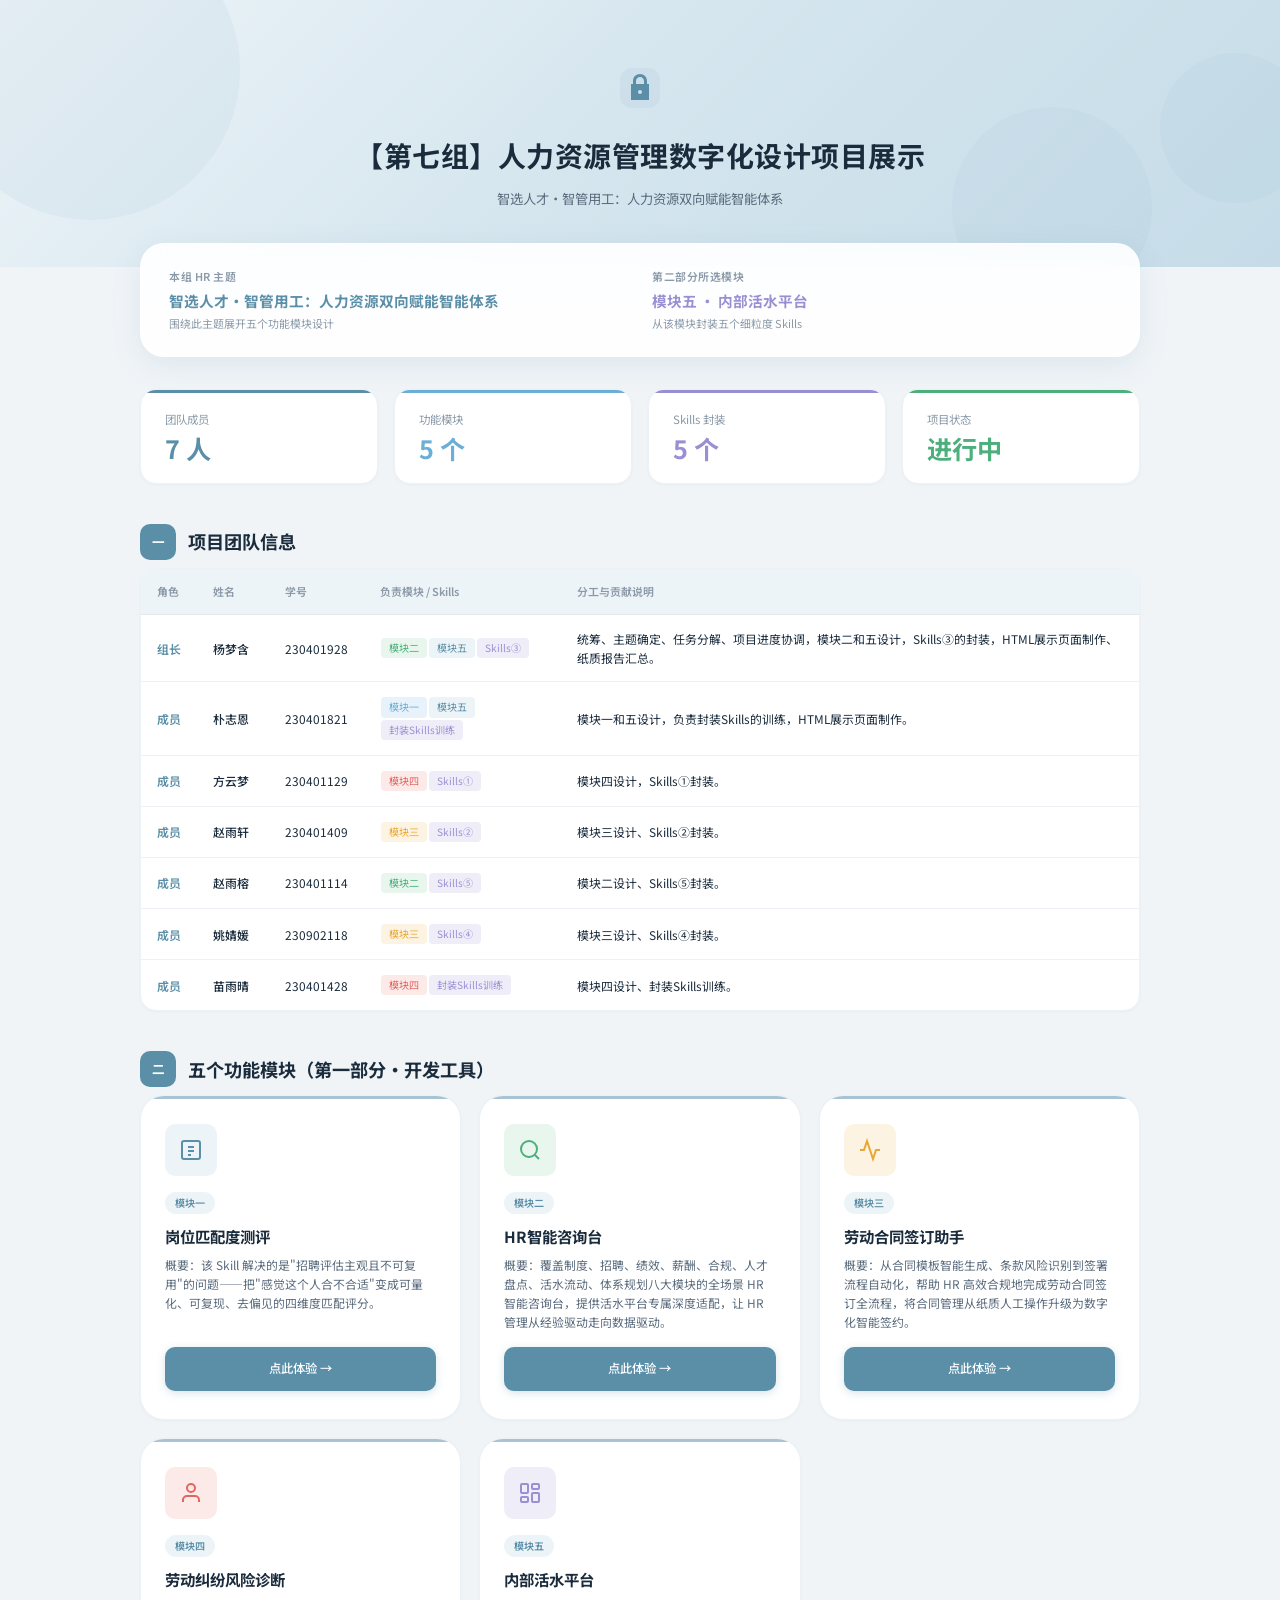
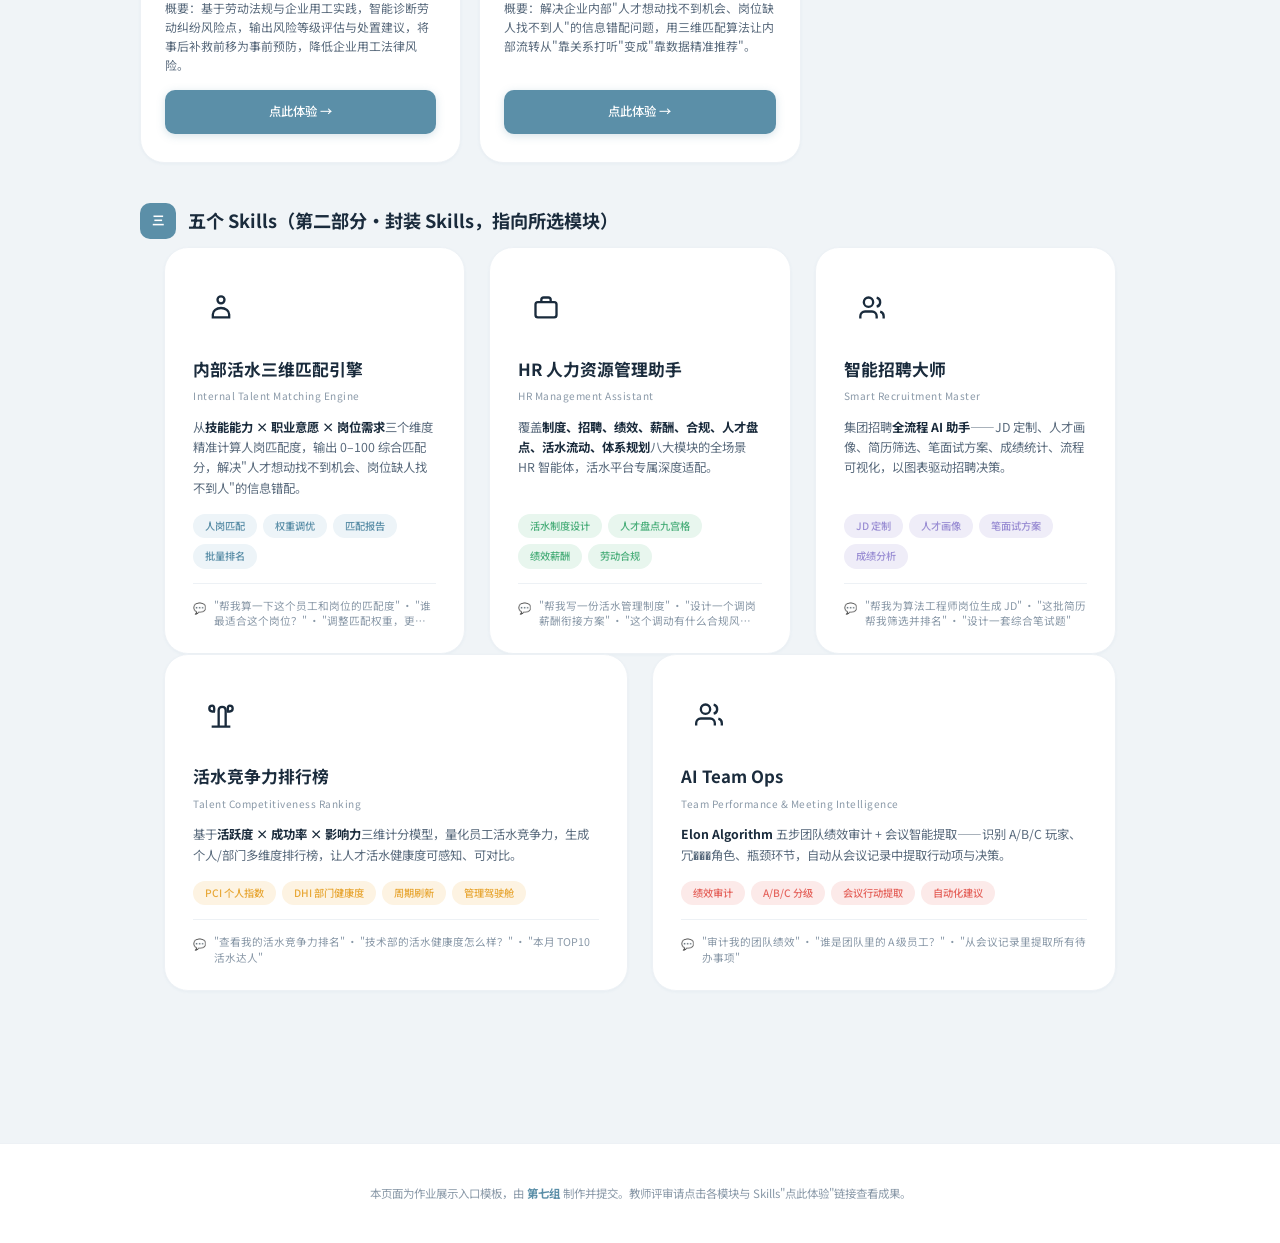
<file: index.html>
<!DOCTYPE html>
<html lang="zh-CN">
<head>
  <meta charset="UTF-8">
  <meta name="viewport" content="width=device-width, initial-scale=1.0">
  <title>智选人才·智管用工：人力资源双向赋能智能体系 | 第七组</title>
  <link rel="preconnect" href="https://fonts.googleapis.com">
  <link href="https://fonts.googleapis.com/css2?family=Noto+Sans+SC:wght@300;400;500;600;700&display=swap" rel="stylesheet">
  <style>
    /* ===================== CSS 变量（沿用活水平台色系） ===================== */
    :root {
      --primary: #A8C4D4;
      --primary-dark: #7FA8BE;
      --primary-darker: #5B8FA8;
      --primary-light: #D4E5EE;
      --primary-lighter: #EDF4F8;
      --primary-bg: #F5F9FB;
      --success: #4CAF7C;
      --success-light: #E8F6EE;
      --warning: #E8A838;
      --warning-light: #FDF3E2;
      --danger: #E5655E;
      --danger-light: #FCEAE9;
      --info: #6BAED6;
      --info-light: #E8F2FA;
      --purple: #9B8FD4;
      --purple-light: #EFEDF8;
      --text-primary: #1A2B3C;
      --text-secondary: #5A6B7D;
      --text-muted: #8A99A8;
      --text-white: #FFFFFF;
      --border: #E2E8ED;
      --border-light: #EDF1F5;
      --bg-body: #F0F4F7;
      --bg-card: #FFFFFF;
      --bg-hover: #F5F9FB;
      --shadow-sm: 0 1px 3px rgba(91, 143, 168, 0.06);
      --shadow-md: 0 4px 12px rgba(91, 143, 168, 0.08);
      --shadow-lg: 0 8px 30px rgba(91, 143, 168, 0.12);
      --radius-sm: 6px;
      --radius-md: 10px;
      --radius-lg: 16px;
      --radius-xl: 24px;
      --transition: 0.25s cubic-bezier(0.4, 0, 0.2, 1);
    }

    /* ===================== 基础重置 ===================== */
    *, *::before, *::after { box-sizing: border-box; margin: 0; padding: 0; }
    html { font-size: 14px; scroll-behavior: smooth; }
    body {
      font-family: 'Noto Sans SC', -apple-system, BlinkMacSystemFont, 'Segoe UI', sans-serif;
      background: var(--bg-body); color: var(--text-primary); line-height: 1.6;
      -webkit-font-smoothing: antialiased;
    }
    ::-webkit-scrollbar { width: 6px; height: 6px; }
    ::-webkit-scrollbar-track { background: transparent; }
    ::-webkit-scrollbar-thumb { background: var(--primary); border-radius: 3px; }
    ::-webkit-scrollbar-thumb:hover { background: var(--primary-dark); }
    a { text-decoration: none; color: inherit; }

    /* ===================== Hero 区域（登录页风格渐变 + 浮动装饰） ===================== */
    .hero {
      position: relative; overflow: hidden;
      background: linear-gradient(135deg, #EDF4F8 0%, #D4E5EE 50%, #C5DCE8 100%);
      padding: 64px 24px 56px; text-align: center;
    }
    .hero-shapes { position: absolute; inset: 0; pointer-events: none; }
    .hero-shapes .shape { position: absolute; border-radius: 50%; background: rgba(168, 196, 212, 0.15); animation: floatShape 8s ease-in-out infinite; }
    .shape-1 { width: 300px; height: 300px; top: -80px; left: -60px; }
    .shape-2 { width: 200px; height: 200px; bottom: -40px; right: 10%; animation-delay: 2s; }
    .shape-3 { width: 150px; height: 150px; top: 20%; right: -30px; animation-delay: 4s; }
    @keyframes floatShape { 0%,100% { transform: translateY(0) scale(1); } 50% { transform: translateY(-30px) scale(1.05); } }
    @keyframes fadeInUp { from { opacity: 0; transform: translateY(20px); } to { opacity: 1; transform: translateY(0); } }

    .hero-content { position: relative; z-index: 1; max-width: 800px; margin: 0 auto; animation: fadeInUp 0.6s cubic-bezier(0.16,1,0.3,1); }
    .hero-icon { margin-bottom: 16px; }
    .hero h1 { font-size: 2rem; font-weight: 700; color: var(--text-primary); letter-spacing: 0.5px; }
    .hero-subtitle { font-size: 0.95rem; color: var(--text-secondary); margin-top: 10px; line-height: 1.7; max-width: 640px; margin-left: auto; margin-right: auto; }

    /* ===================== 主题 Banner（毛玻璃卡片） ===================== */
    .banner-wrap { max-width: 1040px; margin: -24px auto 0; padding: 0 20px; position: relative; z-index: 10; }
    .banner {
      background: rgba(255,255,255,0.9); backdrop-filter: blur(20px) saturate(180%);
      border: 1px solid rgba(255,255,255,0.6); border-radius: var(--radius-xl);
      padding: 24px 28px; box-shadow: var(--shadow-lg);
      display: flex; gap: 24px; flex-wrap: wrap; align-items: flex-start;
    }
    .banner-item { flex: 1; min-width: 260px; }
    .banner-label { font-size: 0.78rem; font-weight: 600; color: var(--text-muted); text-transform: uppercase; letter-spacing: 0.5px; margin-bottom: 4px; }
    .banner-value { font-size: 1.05rem; font-weight: 700; }
    .banner-value.theme { color: var(--primary-darker); }
    .banner-value.module { color: var(--purple); }
    .banner-note { font-size: 0.78rem; color: var(--text-muted); margin-top: 2px; }

    /* ===================== 内容区域 ===================== */
    .wrap { max-width: 1040px; margin: 0 auto; padding: 32px 20px 40px; }

    /* 章节标题 */
    .section-title {
      display: flex; align-items: center; gap: 12px; margin: 40px 0 8px;
      font-size: 1.3rem; font-weight: 700; color: var(--text-primary);
    }
    .section-title .num {
      width: 36px; height: 36px; border-radius: var(--radius-md);
      background: var(--primary-darker); color: #fff;
      display: flex; align-items: center; justify-content: center;
      font-size: 0.9rem; font-weight: 700; flex-shrink: 0;
    }
    .section-desc { font-size: 0.88rem; color: var(--text-muted); margin-bottom: 8px; padding-left: 48px; }

    /* 提示条 */
    .hint {
      background: var(--warning-light); border: 1px solid rgba(232,168,56,0.2);
      color: #7a5b00; padding: 10px 16px; border-radius: var(--radius-md);
      font-size: 0.82rem; margin-bottom: 18px; display: flex; align-items: flex-start; gap: 8px;
    }
    .hint svg { flex-shrink: 0; margin-top: 2px; color: var(--warning); }

    /* ===================== 数据表格 ===================== */
    .table-wrap {
      background: var(--bg-card); border-radius: var(--radius-lg);
      box-shadow: var(--shadow-sm); border: 1px solid var(--border-light);
      overflow: hidden; overflow-x: auto;
    }
    .data-table { width: 100%; border-collapse: collapse; min-width: 800px; }
    .data-table th {
      padding: 14px 16px; text-align: left; font-size: 0.78rem; font-weight: 600;
      color: var(--text-muted); background: var(--primary-lighter);
      border-bottom: 1px solid var(--border); white-space: nowrap;
    }
    .data-table td {
      padding: 14px 16px; font-size: 0.85rem; border-bottom: 1px solid var(--border-light);
    }
    .data-table tbody tr { transition: var(--transition); }
    .data-table tbody tr:hover { background: var(--bg-hover); }
    .data-table tbody tr:last-child td { border-bottom: none; }
    .cell-role { font-weight: 600; color: var(--primary-darker); white-space: nowrap; min-width: 48px; }
    .cell-name { font-weight: 500; white-space: nowrap; min-width: 72px; }
    .cell-module { font-size: 0.8rem; }
    .cell-module .tag { display: inline-block; padding: 2px 8px; border-radius: 4px; font-size: 0.72rem; margin: 1px; }

    /* ===================== 卡片网格 ===================== */
    .grid {
      display: grid; grid-template-columns: repeat(auto-fill, minmax(300px, 1fr));
      gap: 18px; margin-bottom: 8px;
    }

    /* 功能模块卡片 */
    .module-card {
      background: var(--bg-card); border-radius: var(--radius-xl); padding: 28px 24px;
      box-shadow: var(--shadow-sm); border: 1px solid var(--border-light);
      transition: var(--transition); display: flex; flex-direction: column;
      position: relative; overflow: hidden;
    }
    .module-card::before {
      content: ''; position: absolute; top: 0; left: 0; right: 0; height: 3px;
      background: var(--primary);
    }
    .module-card:hover {
      box-shadow: var(--shadow-lg); transform: translateY(-4px);
      border-color: var(--primary);
    }
    .module-card-icon {
      width: 52px; height: 52px; border-radius: var(--radius-md);
      display: flex; align-items: center; justify-content: center;
      margin-bottom: 16px; font-size: 1.3rem;
    }
    .module-card .tag {
      display: inline-block; background: var(--primary-lighter);
      color: var(--primary-darker); font-size: 0.72rem; font-weight: 600;
      padding: 3px 10px; border-radius: 20px; margin-bottom: 10px; width: fit-content;
    }
    .module-card h3 { font-size: 1.1rem; font-weight: 700; color: var(--text-primary); margin-bottom: 6px; }
    .module-card p { font-size: 0.85rem; color: var(--text-secondary); flex: 1; line-height: 1.6; }
    .module-card .btn { margin-top: 16px; }

    /* ===================== Skills 展示区（新版） ===================== */
    .skills-showcase { max-width: 1200px; margin: 0 auto; padding: 0 24px 72px; }
    .skills-tier { margin-bottom: 48px; }
    .tier-label { display: flex; align-items: center; gap: 10px; margin-bottom: 24px; padding-left: 4px; }
    .tier-label-icon { width: 32px; height: 32px; border-radius: 8px; display: flex; align-items: center; justify-content: center; font-size: 1rem; flex-shrink: 0; }
    .tier-label-text { font-size: 0.92rem; font-weight: 600; color: var(--text-secondary); letter-spacing: 0.5px; flex-shrink: 0; }
    .tier-label-line { flex: 1; height: 1px; background: #E2E8ED; }
    .skills-grid { display: grid; grid-template-columns: repeat(auto-fit, minmax(340px, 1fr)); gap: 24px; }
    @media (min-width: 1200px) { .skills-grid.cols-3 { grid-template-columns: repeat(3, 1fr); } .skills-grid.cols-2 { grid-template-columns: repeat(2, 1fr); } }
    @media (max-width: 768px) { .skills-grid { grid-template-columns: 1fr; gap: 16px; } .skills-showcase { padding: 0 16px 48px; } }
    .skill-card {
      position: relative; background: #fff; border-radius: 24px; border: 1px solid var(--border-light);
      box-shadow: var(--shadow-sm); transition: all 0.4s cubic-bezier(0.16, 1, 0.3, 1);
      cursor: pointer; overflow: hidden; display: flex; flex-direction: column;
      animation: skFadeIn 0.5s ease both;
      opacity: 0; transform: translateY(24px);
    }
    .skill-card:nth-child(1) { animation-delay: 0.1s; }
    .skill-card:nth-child(2) { animation-delay: 0.2s; }
    .skill-card:nth-child(3) { animation-delay: 0.3s; }
    .skill-card:nth-child(4) { animation-delay: 0.4s; }
    .skill-card:nth-child(5) { animation-delay: 0.5s; }
    .skill-card::before {
      content: ''; position: absolute; top: 0; left: 0; right: 0; height: 4px;
      background: var(--sk-accent, #A8C4D4); transform: scaleX(0); transform-origin: left;
      transition: transform 0.4s cubic-bezier(0.16, 1, 0.3, 1);
    }
    .skill-card:hover::before { transform: scaleX(1); }
    .skill-card:hover { box-shadow: 0 16px 48px rgba(91,143,168,0.16); transform: translateY(-8px); border-color: var(--sk-accent, #A8C4D4); }
    .skill-card-inner { padding: 32px 28px 24px; flex: 1; display: flex; flex-direction: column; }
    .skill-icon-wrap { position: relative; margin-bottom: 20px; }
    .skill-icon-glow { position: absolute; inset: -12px; border-radius: 50%; background: var(--sk-accent, #A8C4D4); opacity: 0; filter: blur(24px); transition: opacity 0.4s ease; }
    .skill-card:hover .skill-icon-glow { opacity: 0.15; }
    .skill-icon { width: 56px; height: 56px; border-radius: 14px; display: flex; align-items: center; justify-content: center; font-size: 1.6rem; position: relative; z-index: 1; transition: transform 0.3s ease; }
    .skill-card:hover .skill-icon { transform: scale(1.08); }
    .skill-name { font-size: 1.2rem; font-weight: 700; color: var(--text-primary); margin-bottom: 6px; }
    .skill-en-name { font-size: 0.72rem; color: var(--text-muted); margin-bottom: 12px; letter-spacing: 0.5px; font-weight: 400; }
    .skill-value { font-size: 0.88rem; color: var(--text-secondary); line-height: 1.65; margin-bottom: 16px; flex: 1; }
    .skill-value strong { color: var(--text-primary); }
    .skill-tags { display: flex; flex-wrap: wrap; gap: 6px; margin-bottom: 14px; }
    .skill-tag { display: inline-block; padding: 4px 12px; border-radius: 20px; font-size: 0.73rem; font-weight: 500; background: var(--sk-tag-bg, #EDF4F8); color: var(--sk-accent, #5B8FA8); transition: all 0.25s ease; }
    .skill-card:hover .skill-tag { transform: translateY(-1px); }
    .skill-trigger { padding-top: 14px; border-top: 1px solid var(--border-light); display: flex; align-items: flex-start; gap: 8px; font-size: 0.76rem; color: var(--text-muted); }
    .skill-trigger-icon { flex-shrink: 0; margin-top: 1px; }
    .skill-trigger-text { line-height: 1.5; overflow: hidden; display: -webkit-box; -webkit-line-clamp: 2; -webkit-box-orient: vertical; transition: all 0.3s ease; }
    .skill-card:hover .skill-trigger-text { -webkit-line-clamp: unset; color: var(--text-secondary); }
    .skill-detail-panel { max-height: 0; overflow: hidden; transition: max-height 0.5s cubic-bezier(0.16, 1, 0.3, 1), padding 0.5s cubic-bezier(0.16, 1, 0.3, 1), opacity 0.35s ease; padding: 0 28px; background: var(--primary-lighter); border-top: 0 solid #D4E5EE; opacity: 0; }
    .skill-card:hover .skill-detail-panel { max-height: 280px; padding: 20px 28px; border-top-width: 1px; opacity: 1; }
    .skill-detail-row { display: flex; gap: 16px; flex-wrap: wrap; }
    .skill-detail-col { flex: 1; min-width: 120px; }
    .skill-detail-label { font-size: 0.68rem; font-weight: 600; color: var(--text-muted); text-transform: uppercase; letter-spacing: 1px; margin-bottom: 4px; }
    .skill-detail-value { font-size: 0.8rem; color: var(--text-secondary); line-height: 1.5; }
    .skill-download { margin-top: 14px; padding-top: 12px; border-top: 1px dashed #D4E5EE; display: flex; align-items: center; gap: 8px; }
    .skill-download-btn { display: inline-flex; align-items: center; gap: 6px; padding: 6px 16px; border-radius: 20px; font-size: 0.75rem; font-weight: 500; text-decoration: none; color: #fff; background: var(--sk-accent, #5B8FA8); transition: all 0.25s ease; }
    .skill-download-btn:hover { filter: brightness(1.1); transform: translateY(-1px); box-shadow: 0 4px 12px rgba(91,143,168,0.25); }
    .skill-download-btn svg { width: 14px; height: 14px; }
    .skill-card.card-matching { --sk-accent: #5B8FA8; --sk-tag-bg: #EDF4F8; }
    .skill-card.card-hr { --sk-accent: #4CAF7C; --sk-tag-bg: #E8F6EE; }
    .skill-card.card-recruit { --sk-accent: #9B8FD4; --sk-tag-bg: #EFEDF8; }
    .skill-card.card-ranking { --sk-accent: #E8A838; --sk-tag-bg: #FDF3E2; }
    .skill-card.card-teamops { --sk-accent: #E5655E; --sk-tag-bg: #FCEAE9; }
    .connection-hint { display: flex; justify-content: center; align-items: center; gap: 8px; margin: 32px 0 40px; color: var(--text-muted); font-size: 0.78rem; }
    .connection-hint::before, .connection-hint::after { content: ''; width: 60px; height: 1px; background: #E2E8ED; }
    .connection-dots { display: flex; gap: 6px; }
    .connection-dots span { width: 6px; height: 6px; border-radius: 50%; background: #A8C4D4; animation: skPulse 1.8s ease-in-out infinite; }
    .connection-dots span:nth-child(2) { animation-delay: 0.3s; }
    .connection-dots span:nth-child(3) { animation-delay: 0.6s; }
    @keyframes skFadeIn { from { opacity: 0; transform: translateY(24px); } to { opacity: 1; transform: translateY(0); } }
    @keyframes skPulse { 0%, 100% { opacity: 0.3; transform: scale(1); } 50% { opacity: 1; transform: scale(1.6); } }

    /* ===================== 按钮 ===================== */
    .btn {
      display: inline-flex; align-items: center; justify-content: center; gap: 6px;
      padding: 10px 20px; border: none; border-radius: var(--radius-md);
      font-size: 0.85rem; font-weight: 500; font-family: inherit; cursor: pointer;
      transition: var(--transition); white-space: nowrap;
    }
    .btn-primary {
      background: var(--primary-darker); color: #fff;
      box-shadow: 0 2px 8px rgba(91,143,168,0.25);
    }
    .btn-primary:hover {
      background: var(--primary-dark); transform: translateY(-1px);
      box-shadow: 0 4px 12px rgba(91,143,168,0.35);
    }
    .btn-purple {
      background: var(--purple); color: #fff;
      box-shadow: 0 2px 8px rgba(155,143,212,0.25);
    }
    .btn-purple:hover {
      background: #8577c4; transform: translateY(-1px);
      box-shadow: 0 4px 12px rgba(155,143,212,0.35);
    }
    .btn-block { width: 100%; padding: 12px; font-size: 0.88rem; }

    /* ===================== 统计栏 ===================== */
    .stat-row {
      display: grid; grid-template-columns: repeat(auto-fit, minmax(200px, 1fr));
      gap: 16px; margin-bottom: 32px;
    }
    .stat-card {
      background: var(--bg-card); border-radius: var(--radius-lg); padding: 20px 24px;
      box-shadow: var(--shadow-sm); border: 1px solid var(--border-light);
      transition: var(--transition); position: relative; overflow: hidden;
    }
    .stat-card::before {
      content: ''; position: absolute; top: 0; left: 0; right: 0; height: 3px;
      background: var(--card-accent, var(--primary));
    }
    .stat-card:hover { box-shadow: var(--shadow-md); transform: translateY(-2px); }
    .stat-card-label { font-size: 0.82rem; color: var(--text-muted); margin-bottom: 4px; }
    .stat-card-value { font-size: 1.8rem; font-weight: 700; line-height: 1.2; }

    /* ===================== Footer ===================== */
    .site-footer {
      text-align: center; padding: 40px 20px;
      color: var(--text-muted); font-size: 0.82rem;
      border-top: 1px solid var(--border-light);
      background: var(--bg-card); margin-top: 40px;
    }
    .site-footer strong { color: var(--primary-darker); }

    /* ===================== Skill 详情弹窗（全宽大弹窗，参照 skills-showcase） ===================== */
    .modal-overlay {
      position: fixed; inset: 0; z-index: 500;
      background: rgba(26,43,60,0.5); backdrop-filter: blur(6px);
      display: flex; align-items: flex-start; justify-content: center;
      padding: 20px; opacity: 0; pointer-events: none;
      transition: opacity 0.25s ease; overflow-y: auto;
    }
    .modal-overlay.show { opacity: 1; pointer-events: auto; }
    .modal {
      background: #fff; border-radius: var(--radius-lg); width: 960px; max-width: 100%;
      box-shadow: 0 20px 60px rgba(26,43,60,0.25); overflow: hidden;
      transform: scale(0.96) translateY(20px); margin: 20px 0;
      transition: transform 0.3s cubic-bezier(0.16,1,0.3,1);
    }
    .modal-overlay.show .modal { transform: scale(1) translateY(0); }

    /* 弹窗内 Hero */
    .modal-hero {
      background: linear-gradient(135deg, #A8C4D4 0%, #7FA8BE 40%, #5B8A9E 100%);
      padding: 48px 36px 40px; text-align: center; color: #fff; position: relative; overflow: hidden;
    }
    .modal-hero::before {
      content: ''; position: absolute; top: -40px; right: -40px;
      width: 200px; height: 200px; background: rgba(255,255,255,0.06); border-radius: 50%;
    }
    .modal-hero::after {
      content: ''; position: absolute; bottom: -30px; left: -30px;
      width: 140px; height: 140px; background: rgba(255,255,255,0.04); border-radius: 50%;
    }
    .modal-hero-content { position: relative; z-index: 1; }
    .modal-hero-tag {
      display: inline-block; padding: 4px 14px; background: rgba(255,255,255,0.2);
      border-radius: 100px; font-size: 0.75rem; font-weight: 600; margin-bottom: 12px;
      letter-spacing: 1px;
    }
    .modal-hero h2 { font-size: 1.8rem; font-weight: 700; margin-bottom: 6px; }
    .modal-hero .modal-hero-sub { font-size: 0.88rem; opacity: 0.85; }
    .modal-hero-stats {
      display: flex; justify-content: center; gap: 36px; margin-top: 20px;
    }
    .modal-hero-stat { text-align: center; }
    .modal-hero-stat .num { font-size: 1.6rem; font-weight: 800; display: block; }
    .modal-hero-stat .label { font-size: 0.72rem; opacity: 0.75; }

    .modal-close-btn {
      position: absolute; top: 16px; right: 16px; z-index: 10;
      width: 36px; height: 36px; border-radius: 50%; border: none;
      background: rgba(255,255,255,0.2); color: #fff; font-size: 1.3rem;
      cursor: pointer; display: flex; align-items: center; justify-content: center;
      transition: background 0.2s; line-height: 1;
    }
    .modal-close-btn:hover { background: rgba(255,255,255,0.35); }

    /* 弹窗内 Section */
    .modal-section { padding: 36px; }
    .modal-section + .modal-section { border-top: 1px solid var(--border-light); padding-top: 32px; }
    .modal-section-header {
      text-align: center; margin-bottom: 24px;
    }
    .modal-section-label {
      font-size: 0.7rem; font-weight: 700; color: var(--primary-darker);
      text-transform: uppercase; letter-spacing: 2px; margin-bottom: 4px;
    }
    .modal-section-header h3 { font-size: 1.2rem; font-weight: 700; }
    .modal-section-header .desc { font-size: 0.84rem; color: var(--text-muted); margin-top: 4px; }

    /* 弹窗内 Skill 卡片 */
    .modal-skill-card {
      background: #fff; border-radius: var(--radius-md);
      box-shadow: var(--shadow-sm); border: 1px solid var(--border-light);
      overflow: hidden;
    }
    .modal-skill-card-header {
      padding: 24px 28px 16px; position: relative;
    }
    .modal-skill-card-header::before {
      content: ''; position: absolute; top: 0; left: 0; right: 0; height: 4px; background: var(--primary);
    }
    .modal-skill-card-header .num-badge {
      display: inline-flex; align-items: center; justify-content: center;
      width: 32px; height: 32px; background: var(--primary-lighter);
      border-radius: 50%; font-weight: 800; color: var(--primary-darker);
      font-size: 0.82rem; margin-bottom: 10px;
    }
    .modal-skill-card-header h4 { font-size: 1.1rem; font-weight: 700; }
    .modal-skill-card-header .en { font-size: 0.75rem; color: var(--text-muted); }
    .modal-skill-card-body { padding: 0 28px 20px; }
    .modal-skill-card-body .sk-desc { font-size: 0.85rem; color: var(--text-light); line-height: 1.6; margin-bottom: 14px; }
    .modal-skill-card-body .sk-features { list-style: none; }
    .modal-skill-card-body .sk-features li {
      font-size: 0.82rem; color: var(--text); padding: 5px 0; padding-left: 20px;
      position: relative; border-bottom: 1px solid var(--border-light);
    }
    .modal-skill-card-body .sk-features li:last-child { border-bottom: none; }
    .modal-skill-card-body .sk-features li::before { content: '\25B8'; position: absolute; left: 0; color: var(--primary); font-weight: 700; }
    .modal-skill-card-body .sk-tags { display: flex; flex-wrap: wrap; gap: 6px; margin-top: 14px; }
    .modal-skill-card-body .sk-tags .stag {
      font-size: 0.7rem; padding: 3px 10px; background: var(--primary-lighter);
      color: var(--primary-darker); border-radius: 100px; font-weight: 500;
    }
    .modal-skill-card-footer {
      padding: 14px 28px; background: var(--primary-lighter);
      font-size: 0.76rem; color: var(--text-light);
      border-top: 1px solid var(--border-light);
    }

    /* 弹窗内 Demo */
    .modal-demo-wrap {
      background: #fff; border-radius: var(--radius-md);
      box-shadow: var(--shadow-sm); border: 1px solid var(--border-light); overflow: hidden;
    }
    .modal-demo-tabs {
      display: flex; background: var(--primary-lighter); border-bottom: 1px solid var(--border-light); overflow-x: auto;
    }
    .modal-demo-tab {
      padding: 12px 22px; border: none; background: none; cursor: pointer;
      font-size: 0.84rem; font-weight: 500; color: var(--text-secondary);
      white-space: nowrap; border-bottom: 3px solid transparent; transition: all 0.2s; font-family: inherit;
    }
    .modal-demo-tab.active { color: var(--primary-darker); font-weight: 700; border-bottom-color: var(--primary-darker); background: #fff; }
    .modal-demo-tab:hover:not(.active) { color: var(--text-primary); }
    .modal-demo-content { display: none; padding: 28px; }
    .modal-demo-content.active { display: block; }
    .modal-demo-layout { display: grid; grid-template-columns: 1fr 1fr; gap: 20px; }
    .modal-demo-side h5 { font-size: 0.78rem; font-weight: 600; color: var(--primary-darker); text-transform: uppercase; letter-spacing: 0.5px; margin-bottom: 10px; }
    .modal-demo-input-box {
      background: #F0F4F6; border-radius: var(--radius-sm); padding: 16px;
      font-size: 0.8rem; color: var(--text-primary); line-height: 1.65;
      font-family: "SF Mono", Consolas, monospace; max-height: 220px; overflow: auto; border: 1px solid var(--border);
    }
    .modal-demo-output-box {
      background: var(--primary-lighter); border-radius: var(--radius-sm);
      padding: 16px; font-size: 0.8rem; color: var(--text-primary);
      line-height: 1.6; max-height: 320px; overflow: auto; border: 1px solid var(--border); display: none;
    }
    .modal-demo-output-box.show { display: block; }
    .modal-demo-output-box table { width: 100%; border-collapse: collapse; font-size: 0.76rem; }
    .modal-demo-output-box th, .modal-demo-output-box td { border: 1px solid var(--border); padding: 5px 8px; text-align: left; }
    .modal-demo-output-box th { background: var(--primary-light); font-weight: 600; }
    .modal-demo-run-btn {
      display: flex; align-items: center; gap: 4px;
      background: var(--primary-darker); color: #fff; border: none;
      padding: 7px 18px; border-radius: 6px; font-size: 0.8rem;
      font-weight: 600; cursor: pointer; margin: 10px 0; transition: all 0.2s; font-family: inherit;
    }
    .modal-demo-run-btn:hover { background: var(--primary-dark); }
    .modal-demo-placeholder {
      text-align: center; padding: 40px 16px; color: var(--text-muted);
      font-size: 0.82rem; background: #F0F4F6; border-radius: var(--radius-sm); border: 1px dashed var(--border);
    }

    /* 弹窗内下载区 */
    .modal-download {
      display: flex; align-items: center; gap: 20px; flex-wrap: wrap;
      background: #fff; border-radius: var(--radius-md);
      padding: 28px; box-shadow: var(--shadow-sm); border: 1px solid var(--border-light);
    }
    .modal-download-icon {
      width: 64px; height: 64px; background: linear-gradient(135deg, var(--primary), var(--primary-dark));
      border-radius: 14px; display: flex; align-items: center; justify-content: center;
      font-size: 2rem; flex-shrink: 0; box-shadow: 0 4px 12px rgba(127,168,190,0.4);
    }
    .modal-download-info { flex: 1; min-width: 180px; }
    .modal-download-info h4 { font-size: 1rem; font-weight: 700; margin-bottom: 2px; }
    .modal-download-info p { font-size: 0.82rem; color: var(--text-muted); }
    .modal-download-info .meta { font-size: 0.74rem; color: var(--text-muted); margin-top: 4px; }
    .modal-download-btn {
      display: inline-flex; align-items: center; gap: 6px;
      background: var(--primary-darker); color: #fff; padding: 12px 28px;
      border-radius: 10px; font-size: 0.9rem; font-weight: 600;
      text-decoration: none; border: none; cursor: pointer;
      transition: all 0.2s; flex-shrink: 0;
    }
    .modal-download-btn:hover { background: var(--primary-dark); transform: translateY(-1px); box-shadow: 0 4px 14px rgba(91,138,158,0.35); }

    /* 弹窗内安装步骤 */
    .modal-install-steps { display: grid; grid-template-columns: repeat(3, 1fr); gap: 16px; margin-top: 20px; }
    .modal-install-step {
      background: var(--primary-lighter); border-radius: var(--radius-sm); padding: 20px; position: relative;
    }
    .modal-install-step .step-num {
      position: absolute; top: -12px; left: 16px; width: 28px; height: 28px;
      background: var(--primary-darker); color: #fff; border-radius: 50%;
      display: flex; align-items: center; justify-content: center;
      font-weight: 700; font-size: 0.8rem;
    }
    .modal-install-step h5 { font-size: 0.88rem; font-weight: 700; margin: 6px 0 6px; }
    .modal-install-step p { font-size: 0.78rem; color: var(--text-light); line-height: 1.5; }
    .modal-install-step code {
      display: block; background: #E8EFF3; padding: 6px 10px; border-radius: 4px;
      font-size: 0.72rem; color: var(--primary-darker); margin-top: 6px;
      font-family: "SF Mono", Consolas, monospace; word-break: break-all;
    }

    /* 弹窗内源码区 */
    .modal-source-tabs {
      display: flex; gap: 4px; flex-wrap: wrap; margin-bottom: 0;
    }
    .modal-source-tab {
      padding: 8px 16px; background: #F0F4F6; border: none; cursor: pointer;
      font-size: 0.8rem; font-weight: 500; color: var(--text-light);
      border-radius: 6px 6px 0 0; transition: all 0.2s; font-family: inherit;
    }
    .modal-source-tab.active { background: #fff; color: var(--primary-darker); font-weight: 600; }
    .modal-source-tab:hover:not(.active) { background: var(--primary-light); }
    .modal-source-panel { display: none; }
    .modal-source-panel.active { display: block; }
    .modal-source-panel-header {
      display: flex; align-items: center; justify-content: space-between;
      padding: 10px 20px; background: var(--primary-lighter);
      border-bottom: 1px solid var(--border-light);
    }
    .modal-source-panel-header .fn {
      font-size: 0.78rem; color: var(--text-secondary); font-family: monospace;
    }
    .modal-source-panel .src-code {
      max-height: 360px; overflow: auto; padding: 18px 20px;
      background: #F0F4F6; font-family: "SF Mono", Consolas, monospace;
      font-size: 0.74rem; line-height: 1.55; color: var(--text-primary);
      white-space: pre-wrap; word-break: break-word;
    }
    .modal-btn-copy {
      background: var(--primary-darker); color: #fff; border: none;
      padding: 5px 14px; border-radius: 4px; font-size: 0.72rem;
      cursor: pointer; transition: background 0.2s; font-family: inherit;
    }
    .modal-btn-copy:hover { background: var(--primary-dark); }
    .modal-btn-copy.copied { background: var(--success); }

    .modal-notice {
      background: #FEF9E7; border: 1px solid #F4E5A1; border-radius: var(--radius-sm);
      padding: 14px 18px; margin-top: 16px; display: flex; gap: 10px;
      font-size: 0.8rem; color: #7D6B00; line-height: 1.5;
    }
    .modal-notice strong { color: #5D4E00; }

    /* ===================== 响应式 ===================== */
    @media (max-width: 768px) {
      .hero { padding: 40px 16px 36px; }
      .hero h1 { font-size: 1.5rem; }
      .banner { flex-direction: column; gap: 14px; padding: 18px 20px; }
      .section-title { font-size: 1.1rem; }
      .grid { grid-template-columns: 1fr; }
      .stat-row { grid-template-columns: repeat(2, 1fr); }
      .modal-demo-layout { grid-template-columns: 1fr; }
      .modal-install-steps { grid-template-columns: 1fr; }
      .modal-hero-stats { gap: 20px; flex-wrap: wrap; }
      .modal-section { padding: 24px 20px; }
      .modal-hero { padding: 32px 20px 28px; }
      .modal-hero h2 { font-size: 1.3rem; }
      .modal-download { flex-direction: column; text-align: center; }
    }
  </style>
</head>
<body>

  <!-- ===================== Hero 区域 ===================== -->
  <section class="hero">
    <div class="hero-shapes">
      <span class="shape shape-1"></span>
      <span class="shape shape-2"></span>
      <span class="shape shape-3"></span>
    </div>
    <div class="hero-content">
      <div class="hero-icon">
        <svg viewBox="0 0 48 48" width="48" height="48" fill="none">
          <rect x="4" y="4" width="40" height="40" rx="12" fill="#A8C4D4" opacity="0.2"/>
          <path d="M24 10c-4 0-7 3-7 7v3h-2v16h18V20h-2v-3c0-4-3-7-7-7zm0 3c2.2 0 4 1.8 4 4v3h-8v-3c0-2.2 1.8-4 4-4zm0 13c1.1 0 2 .9 2 2s-.9 2-2 2-2-.9-2-2 .9-2 2-2z" fill="#5B8FA8"/>
        </svg>
      </div>
      <h1>【第七组】人力资源管理数字化设计项目展示</h1>
      <p class="hero-subtitle">智选人才·智管用工：人力资源双向赋能智能体系</p>
    </div>
  </section>

  <!-- ===================== 主题 Banner ===================== -->
  <div class="banner-wrap">
    <div class="banner">
      <div class="banner-item">
        <div class="banner-label">本组 HR 主题</div>
        <div class="banner-value theme">智选人才·智管用工：人力资源双向赋能智能体系</div>
        <div class="banner-note">围绕此主题展开五个功能模块设计</div>
      </div>
      <div class="banner-item">
        <div class="banner-label">第二部分所选模块</div>
        <div class="banner-value module">模块五 · 内部活水平台</div>
        <div class="banner-note">从该模块封装五个细粒度 Skills</div>
      </div>
    </div>
  </div>

  <!-- ===================== 内容主体 ===================== -->
  <div class="wrap">

    <!-- 概览统计 -->
    <div class="stat-row">
      <div class="stat-card" style="--card-accent:var(--primary-darker);">
        <div class="stat-card-label">团队成员</div>
        <div class="stat-card-value" style="color:var(--primary-darker);">7 人</div>
      </div>
      <div class="stat-card" style="--card-accent:var(--info);">
        <div class="stat-card-label">功能模块</div>
        <div class="stat-card-value" style="color:var(--info);">5 个</div>
      </div>
      <div class="stat-card" style="--card-accent:var(--purple);">
        <div class="stat-card-label">Skills 封装</div>
        <div class="stat-card-value" style="color:var(--purple);">5 个</div>
      </div>
      <div class="stat-card" style="--card-accent:var(--success);">
        <div class="stat-card-label">项目状态</div>
        <div class="stat-card-value" style="color:var(--success);">进行中</div>
      </div>
    </div>

    <!-- ===== 一、团队信息 ===== -->
    <div class="section-title">
      <span class="num">一</span> 项目团队信息
    </div>
    <div class="table-wrap">
      <table class="data-table">
        <thead>
          <tr><th>角色</th><th>姓名</th><th>学号</th><th>负责模块 / Skills</th><th>分工与贡献说明</th></tr>
        </thead>
        <tbody>
          <tr><td class="cell-role">组长</td><td class="cell-name">杨梦含</td><td>230401928</td><td class="cell-module"><span class="tag" style="background:var(--success-light);color:var(--success);">模块二</span><span class="tag" style="background:var(--primary-lighter);color:var(--primary-darker);">模块五</span><span class="tag" style="background:var(--purple-light);color:var(--purple);">Skills③</span></td><td>统筹、主题确定、任务分解、项目进度协调，模块二和五设计，Skills③的封装，HTML展示页面制作、纸质报告汇总。</td></tr>
          <tr><td class="cell-role">成员</td><td class="cell-name">朴志恩</td><td>230401821</td><td class="cell-module"><span class="tag" style="background:var(--info-light);color:var(--info);">模块一</span><span class="tag" style="background:var(--primary-lighter);color:var(--primary-darker);">模块五</span><span class="tag" style="background:var(--purple-light);color:var(--purple);">封装Skills训练</span></td><td>模块一和五设计，负责封装Skills的训练，HTML展示页面制作。</td></tr>
          <tr><td class="cell-role">成员</td><td class="cell-name">方云梦</td><td>230401129</td><td class="cell-module"><span class="tag" style="background:var(--danger-light);color:var(--danger);">模块四</span><span class="tag" style="background:var(--purple-light);color:var(--purple);">Skills①</span></td><td>模块四设计，Skills①封装。</td></tr>
          <tr><td class="cell-role">成员</td><td class="cell-name">赵雨轩</td><td>230401409</td><td class="cell-module"><span class="tag" style="background:var(--warning-light);color:var(--warning);">模块三</span><span class="tag" style="background:var(--purple-light);color:var(--purple);">Skills②</span></td><td>模块三设计、Skills②封装。</td></tr>
          <tr><td class="cell-role">成员</td><td class="cell-name">赵雨榕</td><td>230401114</td><td class="cell-module"><span class="tag" style="background:var(--success-light);color:var(--success);">模块二</span><span class="tag" style="background:var(--purple-light);color:var(--purple);">Skills⑤</span></td><td>模块二设计、Skills⑤封装。</td></tr>
          <tr><td class="cell-role">成员</td><td class="cell-name">姚婧媛</td><td>230902118</td><td class="cell-module"><span class="tag" style="background:var(--warning-light);color:var(--warning);">模块三</span><span class="tag" style="background:var(--purple-light);color:var(--purple);">Skills④</span></td><td>模块三设计、Skills④封装。</td></tr>
          <tr><td class="cell-role">成员</td><td class="cell-name">苗雨晴</td><td>230401428</td><td class="cell-module"><span class="tag" style="background:var(--danger-light);color:var(--danger);">模块四</span><span class="tag" style="background:var(--purple-light);color:var(--purple);">封装Skills训练</span></td><td>模块四设计、封装Skills训练。</td></tr>
        </tbody>
      </table>
    </div>

    <!-- ===== 二、五个功能模块 ===== -->
    <div class="section-title">
      <span class="num">二</span> 五个功能模块（第一部分·开发工具）
    </div>
    <div class="grid">
      <div class="module-card">
        <div class="module-card-icon" style="background:#EDF4F8;color:#5B8FA8;">
          <svg width="24" height="24" viewBox="0 0 24 24" fill="none" stroke="currentColor" stroke-width="2"><rect x="3" y="3" width="18" height="18" rx="2"/><line x1="9" y1="9" x2="15" y2="9"/><line x1="9" y1="13" x2="15" y2="13"/><line x1="9" y1="17" x2="12" y2="17"/></svg>
        </div>
        <span class="tag">模块一</span>
        <h3>岗位匹配度测评</h3>
        <p>概要：该 Skill 解决的是"招聘评估主观且不可复用"的问题——把"感觉这个人合不合适"变成可量化、可复现、去偏见的四维度匹配评分。</p>
        <a href="javascript:void(0)" class="btn btn-primary btn-block" onclick="openSkill('recruitment-expert')">点此体验 →</a>
      </div>
      <div class="module-card">
        <div class="module-card-icon" style="background:#E8F6EE;color:#4CAF7C;">
          <svg width="24" height="24" viewBox="0 0 24 24" fill="none" stroke="currentColor" stroke-width="2"><circle cx="11" cy="11" r="8"/><path d="m21 21-4.3-4.3"/></svg>
        </div>
        <span class="tag">模块二</span>
        <h3>HR智能咨询台</h3>
        <p>概要：覆盖制度、招聘、绩效、薪酬、合规、人才盘点、活水流动、体系规划八大模块的全场景 HR 智能咨询台，提供活水平台专属深度适配，让 HR 管理从经验驱动走向数据驱动。</p>
        <a href="https://ja86odolu9.github.io/hr-assistant-module2/" target="_blank" class="btn btn-primary btn-block">点此体验 →</a>
      </div>
      <div class="module-card">
        <div class="module-card-icon" style="background:#FDF3E2;color:#E8A838;">
          <svg width="24" height="24" viewBox="0 0 24 24" fill="none" stroke="currentColor" stroke-width="2"><path d="M22 12h-4l-3 9L9 3l-3 9H2"/></svg>
        </div>
        <span class="tag">模块三</span>
        <h3>劳动合同签订助手</h3>
        <p>概要：从合同模板智能生成、条款风险识别到签署流程自动化，帮助 HR 高效合规地完成劳动合同签订全流程，将合同管理从纸质人工操作升级为数字化智能签约。</p>
        <a href="https://yaojingyuan1105.github.io/hr-contract-system/" target="_blank" class="btn btn-primary btn-block">点此体验 →</a>
      </div>
      <div class="module-card">
        <div class="module-card-icon" style="background:#FCEAE9;color:#E5655E;">
          <svg width="24" height="24" viewBox="0 0 24 24" fill="none" stroke="currentColor" stroke-width="2"><path d="M20 21v-2a4 4 0 0 0-4-4H8a4 4 0 0 0-4 4v2"/><circle cx="12" cy="7" r="4"/></svg>
        </div>
        <span class="tag">模块四</span>
        <h3>劳动纠纷风险诊断</h3>
        <p>概要：基于劳动法规与企业用工实践，智能诊断劳动纠纷风险点，输出风险等级评估与处置建议，将事后补救前移为事前预防，降低企业用工法律风险。</p>
        <a href="https://grand-hummingbird-66fdb3.netlify.app/" target="_blank" class="btn btn-primary btn-block">点此体验 →</a>
      </div>
      <div class="module-card">
        <div class="module-card-icon" style="background:#EFEDF8;color:#9B8FD4;">
          <svg width="24" height="24" viewBox="0 0 24 24" fill="none" stroke="currentColor" stroke-width="2"><rect x="3" y="3" width="7" height="9" rx="1"/><rect x="14" y="3" width="7" height="5" rx="1"/><rect x="14" y="12" width="7" height="9" rx="1"/><rect x="3" y="16" width="7" height="5" rx="1"/></svg>
        </div>
        <span class="tag">模块五</span>
        <h3>内部活水平台</h3>
        <p>概要：解决企业内部"人才想动找不到机会、岗位缺人找不到人"的信息错配问题，用三维匹配算法让内部流转从"靠关系打听"变成"靠数据精准推荐"。</p>
        <a href="talent-mobility-admin/index.html" target="_blank" class="btn btn-primary btn-block">点此体验 →</a>
      </div>
    </div>

    <!-- ===== 三、五个 Skills ===== -->
    <div class="section-title">
      <span class="num">三</span> 五个 Skills（第二部分·封装 Skills，指向所选模块）
    </div>

    <!-- ═══ Skills 展示区 ═══ -->
    <section class="skills-showcase">

      <div class="skills-grid cols-3">

        <!-- 内部活水三维匹配引擎 -->
        <div class="skill-card card-matching">
          <div class="skill-card-inner">
            <div class="skill-icon-wrap">
              <div class="skill-icon-glow"></div>
              <div class="skill-icon" style="background:var(--sk-icon-bg);color:var(--sk-icon-color)">
                <svg width="28" height="28" viewBox="0 0 24 24" fill="none" stroke="currentColor" stroke-width="2"><circle cx="12" cy="5" r="3"/><path d="M12 12c-4 0-7 2.5-7 5.5V20h14v-2.5c0-3-3-5.5-7-5.5z"/></svg>
              </div>
            </div>
            <div class="skill-name">内部活水三维匹配引擎</div>
            <div class="skill-en-name">Internal Talent Matching Engine</div>
            <div class="skill-value">从<strong>技能能力 × 职业意愿 × 岗位需求</strong>三个维度精准计算人岗匹配度，输出 0–100 综合匹配分，解决"人才想动找不到机会、岗位缺人找不到人"的信息错配。</div>
            <div class="skill-tags">
              <span class="skill-tag">人岗匹配</span><span class="skill-tag">权重调优</span><span class="skill-tag">匹配报告</span><span class="skill-tag">批量排名</span>
            </div>
            <div class="skill-trigger">
              <span class="skill-trigger-icon">💬</span>
              <span class="skill-trigger-text">"帮我算一下这个员工和岗位的匹配度" · "谁最适合这个岗位？" · "调整匹配权重，更看重技能"</span>
            </div>
          </div>
          <div class="skill-detail-panel">
            <div class="skill-detail-row">
              <div class="skill-detail-col"><div class="skill-detail-label">匹配维度</div><div class="skill-detail-value">技能能力 40% · 职业意愿 30% · 岗位需求 30%</div></div>
              <div class="skill-detail-col"><div class="skill-detail-label">核心特性</div><div class="skill-detail-value">硬性条件一票否决 · 核心技能一票否决 · 主动意愿保底 60%</div></div>
              <div class="skill-detail-col"><div class="skill-detail-label">输出物</div><div class="skill-detail-value">结构化匹配报告 · 分项得分明细 · 改进建议</div></div>
            </div>
            <div class="skill-download">
              <a href="internal-talent-matching-engine.zip" class="skill-download-btn" download>
                <svg viewBox="0 0 24 24" fill="none" stroke="currentColor" stroke-width="2"><path d="M21 15v4a2 2 0 0 1-2 2H5a2 2 0 0 1-2-2v-4"/><polyline points="7 10 12 15 17 10"/><line x1="12" y1="15" x2="12" y2="3"/></svg>
                下载技能包
              </a>
            </div>
          </div>
        </div>

        <!-- HR 管理助手 -->
        <div class="skill-card card-hr">
          <div class="skill-card-inner">
            <div class="skill-icon-wrap">
              <div class="skill-icon-glow"></div>
              <div class="skill-icon" style="background:var(--sk-icon-bg);color:var(--sk-icon-color)">
                <svg width="28" height="28" viewBox="0 0 24 24" fill="none" stroke="currentColor" stroke-width="2"><rect x="3" y="7" width="18" height="13" rx="2"/><path d="M8 7V5a2 2 0 0 1 2-2h4a2 2 0 0 1 2 2v2"/></svg>
              </div>
            </div>
            <div class="skill-name">HR 人力资源管理助手</div>
            <div class="skill-en-name">HR Management Assistant</div>
            <div class="skill-value">覆盖<strong>制度、招聘、绩效、薪酬、合规、人才盘点、活水流动、体系规划</strong>八大模块的全场景 HR 智能体，活水平台专属深度适配。</div>
            <div class="skill-tags">
              <span class="skill-tag">活水制度设计</span><span class="skill-tag">人才盘点九宫格</span><span class="skill-tag">绩效薪酬</span><span class="skill-tag">劳动合规</span>
            </div>
            <div class="skill-trigger">
              <span class="skill-trigger-icon">💬</span>
              <span class="skill-trigger-text">"帮我写一份活水管理制度" · "设计一个调岗薪酬衔接方案" · "这个调动有什么合规风险？"</span>
            </div>
          </div>
          <div class="skill-detail-panel">
            <div class="skill-detail-row">
              <div class="skill-detail-col"><div class="skill-detail-label">覆盖模块</div><div class="skill-detail-value">制度 · 招聘 · 绩效 · 薪酬 · 合规 · 盘点 · 活水 · 体系</div></div>
              <div class="skill-detail-col"><div class="skill-detail-label">活水专属</div><div class="skill-detail-value">活水制度全流程 · 调动薪酬��接 · 合规风险防控 · 漏斗分析</div></div>
              <div class="skill-detail-col"><div class="skill-detail-label">联动模块</div><div class="skill-detail-value">竞聘评估 ↔ 人才盘点 ↔ 薪酬合规，横向打通</div></div>
            </div>
            <div class="skill-download">
              <a href="hr-management-assistant.zip" class="skill-download-btn" download>
                <svg viewBox="0 0 24 24" fill="none" stroke="currentColor" stroke-width="2"><path d="M21 15v4a2 2 0 0 1-2 2H5a2 2 0 0 1-2-2v-4"/><polyline points="7 10 12 15 17 10"/><line x1="12" y1="15" x2="12" y2="3"/></svg>
                下载技能包
              </a>
            </div>
          </div>
        </div>

        <!-- 智能招聘大师 -->
        <div class="skill-card card-recruit" onclick="openSkill('recruitment-expert')">
          <div class="skill-card-inner">
            <div class="skill-icon-wrap">
              <div class="skill-icon-glow"></div>
              <div class="skill-icon" style="background:var(--sk-icon-bg);color:var(--sk-icon-color)">
                <svg width="28" height="28" viewBox="0 0 24 24" fill="none" stroke="currentColor" stroke-width="2"><path d="M16 21v-2a4 4 0 0 0-4-4H6a4 4 0 0 0-4 4v2"/><circle cx="9" cy="7" r="4"/><path d="M22 21v-2a4 4 0 0 0-3-3.87M16 3.13a4 4 0 0 1 0 7.75"/></svg>
              </div>
            </div>
            <div class="skill-name">智能招聘大师</div>
            <div class="skill-en-name">Smart Recruitment Master</div>
            <div class="skill-value">集团招聘<strong>全流程 AI 助手</strong>——JD 定制、人才画像、简历筛选、笔面试方案、成绩统计、流程可视化，以图表驱动招聘决策。</div>
            <div class="skill-tags">
              <span class="skill-tag">JD 定制</span><span class="skill-tag">人才画像</span><span class="skill-tag">笔面试方案</span><span class="skill-tag">成绩分析</span>
            </div>
            <div class="skill-trigger">
              <span class="skill-trigger-icon">💬</span>
              <span class="skill-trigger-text">"帮我为算法工程师岗位生成 JD" · "这批简历帮我筛选并排名" · "设计一套综合笔试题"</span>
            </div>
          </div>
          <div class="skill-detail-panel">
            <div class="skill-detail-row">
              <div class="skill-detail-col"><div class="skill-detail-label">六大能力</div><div class="skill-detail-value">JD定制 · 人才画像 · 简历筛选 · 笔面试方案 · 成绩统计 · 流程管理</div></div>
              <div class="skill-detail-col"><div class="skill-detail-label">可视化</div><div class="skill-detail-value">雷达图 · 柱状图 · 饼图 · 流程图 · 进度条 · 星级评分</div></div>
              <div class="skill-detail-col"><div class="skill-detail-label">输出格式</div><div class="skill-detail-value">图表展示 + Word 文档导出，考题自动生成</div></div>
            </div>
            <div class="skill-download">
              <a href="recruitment-expert.zip" class="skill-download-btn" download>
                <svg viewBox="0 0 24 24" fill="none" stroke="currentColor" stroke-width="2"><path d="M21 15v4a2 2 0 0 1-2 2H5a2 2 0 0 1-2-2v-4"/><polyline points="7 10 12 15 17 10"/><line x1="12" y1="15" x2="12" y2="3"/></svg>
                下载技能包
              </a>
            </div>
          </div>
        </div>

      </div>

      <div class="skills-grid cols-2">

        <!-- 活水竞争力排行榜 -->
        <div class="skill-card card-ranking">
          <div class="skill-card-inner">
            <div class="skill-icon-wrap">
              <div class="skill-icon-glow"></div>
              <div class="skill-icon" style="background:var(--sk-icon-bg);color:var(--sk-icon-color)">
                <svg width="28" height="28" viewBox="0 0 24 24" fill="none" stroke="currentColor" stroke-width="2"><path d="M6 9H4.5a2.5 2.5 0 0 1 0-5C7 4 6 9 6 9z"/><path d="M18 9h1.5a2.5 2.5 0 0 0 0-5C17 4 18 9 18 9z"/><path d="M4 22h16"/><path d="M10 22V8c0-2 1-3 3-3s3 1 3 3v14"/></svg>
              </div>
            </div>
            <div class="skill-name">活水竞争力排行榜</div>
            <div class="skill-en-name">Talent Competitiveness Ranking</div>
            <div class="skill-value">基于<strong>活跃度 × 成功率 × 影响力</strong>三维计分模型，量化员工活水竞争力，生成个人/部门多维度排行榜，让人才活水健康度可感知、可对比。</div>
            <div class="skill-tags">
              <span class="skill-tag">PCI 个人指数</span><span class="skill-tag">DHI 部门健康度</span><span class="skill-tag">周期刷新</span><span class="skill-tag">管理驾驶舱</span>
            </div>
            <div class="skill-trigger">
              <span class="skill-trigger-icon">💬</span>
              <span class="skill-trigger-text">"查看我的活水竞争力排名" · "技术部的活水健康度怎么样？" · "本月 TOP10 活水达人"</span>
            </div>
          </div>
          <div class="skill-detail-panel">
            <div class="skill-detail-row">
              <div class="skill-detail-col"><div class="skill-detail-label">计分模型</div><div class="skill-detail-value">活跃度 30% · 成功率 40% · 影响力 30%</div></div>
              <div class="skill-detail-col"><div class="skill-detail-label">排行维度</div><div class="skill-detail-value">全公司 / 部门内 / 岗位序列 · 月/季/年刷新</div></div>
              <div class="skill-detail-col"><div class="skill-detail-label">可视化</div><div class="skill-detail-value">三维雷达图 · 热力图 · 趋势折线图 · TOP 卡片</div></div>
            </div>
            <div class="skill-download">
              <a href="competitiveness-ranking.zip" class="skill-download-btn" download>
                <svg viewBox="0 0 24 24" fill="none" stroke="currentColor" stroke-width="2"><path d="M21 15v4a2 2 0 0 1-2 2H5a2 2 0 0 1-2-2v-4"/><polyline points="7 10 12 15 17 10"/><line x1="12" y1="15" x2="12" y2="3"/></svg>
                下载技能包
              </a>
            </div>
          </div>
        </div>

        <!-- AI Team Ops -->
        <div class="skill-card card-teamops">
          <div class="skill-card-inner">
            <div class="skill-icon-wrap">
              <div class="skill-icon-glow"></div>
              <div class="skill-icon" style="background:var(--sk-icon-bg);color:var(--sk-icon-color)">
                <svg width="28" height="28" viewBox="0 0 24 24" fill="none" stroke="currentColor" stroke-width="2"><path d="M17 21v-2a4 4 0 0 0-4-4H5a4 4 0 0 0-4 4v2"/><circle cx="9" cy="7" r="4"/><path d="M23 21v-2a4 4 0 0 0-3-3.87M16 3.13a4 4 0 0 1 0 7.75"/></svg>
              </div>
            </div>
            <div class="skill-name">AI Team Ops</div>
            <div class="skill-en-name">Team Performance &amp; Meeting Intelligence</div>
            <div class="skill-value"><strong>Elon Algorithm</strong> 五步团队绩效审计 + 会议智能提取——识别 A/B/C 玩家、冗���角色、瓶颈环节，自动从会议记录中提取行动项与决策。</div>
            <div class="skill-tags">
              <span class="skill-tag">绩效审计</span><span class="skill-tag">A/B/C 分级</span><span class="skill-tag">会议行动提取</span><span class="skill-tag">自动化建议</span>
            </div>
            <div class="skill-trigger">
              <span class="skill-trigger-icon">💬</span>
              <span class="skill-trigger-text">"审计我的团队绩效" · "谁是团队里的 A 级员工？" · "从会议记录里提取所有待办事项"</span>
            </div>
          </div>
          <div class="skill-detail-panel">
            <div class="skill-detail-row">
              <div class="skill-detail-col"><div class="skill-detail-label">Elon 算法</div><div class="skill-detail-value">质疑需求 → 删除冗余 → 简化流程 → 加速瓶颈 → 自动化</div></div>
              <div class="skill-detail-col"><div class="skill-detail-label">会议智能</div><div class="skill-detail-value">决策 · 行动项 · 待解决问题 · 关键洞察 · 隐式承诺</div></div>
              <div class="skill-detail-col"><div class="skill-detail-label">评分维度</div><div class="skill-detail-value">速度 · 质量 · 独立性 · 主动性 → Stack Rank</div></div>
            </div>
            <div class="skill-download">
              <a href="team-ops.zip" class="skill-download-btn" download>
                <svg viewBox="0 0 24 24" fill="none" stroke="currentColor" stroke-width="2"><path d="M21 15v4a2 2 0 0 1-2 2H5a2 2 0 0 1-2-2v-4"/><polyline points="7 10 12 15 17 10"/><line x1="12" y1="15" x2="12" y2="3"/></svg>
                下载技能包
              </a>
            </div>
          </div>
        </div>

      </div>

    </section>

  </div>

  <!-- ===================== Footer ===================== -->
  <footer class="site-footer">
    本页面为作业展示入口模板，由 <strong>第七组</strong> 制作并提交。教师评审请点击各模块与 Skills"点此体验"链接查看成果。
  </footer>

  <!-- ===================== Skill 详情弹窗（全宽大弹窗，参照 skills-showcase） ===================== -->
  <div class="modal-overlay" id="skillModalOverlay">
    <div class="modal" id="skillModal">
      <button class="modal-close-btn" id="skillModalClose">&times;</button>

      <!-- Hero -->
      <div class="modal-hero">
        <div class="modal-hero-content">
          <div class="modal-hero-tag" id="smHeroTag">AI SKILL</div>
          <h2 id="smHeroTitle">资深招聘专家</h2>
          <div class="modal-hero-sub" id="smHeroSub">recruitment-expert</div>
          <div class="modal-hero-stats">
            <div class="modal-hero-stat"><span class="num">3</span><span class="label">核心能力</span></div>
            <div class="modal-hero-stat"><span class="num">4</span><span class="label">功能特性</span></div>
          </div>
        </div>
      </div>

      <!-- 一、在线效果展示 -->
      <div class="modal-section">
        <div class="modal-section-header">
          <div class="modal-section-label">DEMO</div>
          <h3>在线效果展示</h3>
          <p class="desc">以下为 recruitment-expert 的核心功能演示，展示 JD 生成与简历筛选的真实输出效果</p>
        </div>

        <!-- Skill 信息卡片 -->
        <div class="modal-skill-card" style="margin-bottom:20px;">
          <div class="modal-skill-card-header">
            <div class="num-badge">01</div>
            <h4 id="smCardTitle">资深招聘专家</h4>
            <div class="en" id="smCardEn">recruitment-expert</div>
          </div>
          <div class="modal-skill-card-body">
            <p class="sk-desc" id="smCardDesc"></p>
            <ul class="sk-features" id="smCardFeatures"></ul>
            <div class="sk-tags" id="smCardTags"></div>
          </div>
          <div class="modal-skill-card-footer">
            ⚡ 触发词：<span id="smCardTrigger" style="font-weight:600;color:var(--primary-darker);"></span>
          </div>
        </div>

        <!-- Demo 交互 -->
        <div class="modal-demo-wrap">
          <div class="modal-demo-tabs" id="smDemoTabs"></div>
          <div id="smDemoContents"></div>
        </div>

        <div class="modal-notice">
          <span style="font-size:1.2rem;">ℹ️</span>
          <span><strong>说明：</strong>以上演示为预置的真实输出示例。实际使用时，Skill 会根据你的具体输入动态生成结果。</span>
        </div>
      </div>

      <!-- 二、下载与安装 -->
      <div class="modal-section">
        <div class="modal-section-header">
          <div class="modal-section-label">GET STARTED</div>
          <h3>下载与安装</h3>
          <p class="desc">3 步即可在 WorkBuddy 中使用此 Skill</p>
        </div>

        <div class="modal-download">
          <div class="modal-download-icon">📦</div>
          <div class="modal-download-info">
            <h4 id="smDlTitle">Skill 技能包</h4>
            <p id="smDlDesc">包含完整源码（SKILL.md + references + assets）</p>
            <div class="meta">📁 <span id="smDlName">recruitment-expert</span> · 💾 ~8 KB · 📂 1 个 Skill 目录</div>
          </div>
          <a href="recruitment-expert.zip" download class="modal-download-btn" id="smDlBtn">
            下载技能包 <span style="font-size:1.1rem;">↓</span>
          </a>
        </div>

        <div class="modal-install-steps">
          <div class="modal-install-step">
            <div class="step-num">1</div>
            <h5>下载并解压</h5>
            <p>下载 zip 后解压得到 Skill 文件夹</p>
            <code id="smInstallDir1">recruitment-expert/</code>
          </div>
          <div class="modal-install-step">
            <div class="step-num">2</div>
            <h5>复制到 Skills 目录</h5>
            <p>将文件夹复制到 WorkBuddy 用户级 Skills 目录</p>
            <code>~/.workbuddy/skills/</code>
          </div>
          <div class="modal-install-step">
            <div class="step-num">3</div>
            <h5>重启即可使用</h5>
            <p>重启后，输入触发词即可自动激活</p>
            <code id="smInstallTrigger">示例："帮我生成前端工程师JD"</code>
          </div>
        </div>
      </div>

      <!-- 三、源码查看 -->
      <div class="modal-section">
        <div class="modal-section-header">
          <div class="modal-section-label">SOURCE CODE</div>
          <h3>源码查看</h3>
          <p class="desc">完整 SKILL.md 源码，可直接复制使用</p>
        </div>

        <div class="modal-source-tabs" id="smSourceTabs">
          <button class="modal-source-tab active" onclick="switchSmSource(0)">📋 recruitment-expert</button>
        </div>
        <div class="modal-source-panel active" id="smSourcePanel0">
          <div class="modal-source-panel-header">
            <span class="fn">📋 recruitment-expert/SKILL.md</span>
            <button class="modal-btn-copy" onclick="copySmSource(0)">📋 复制源码</button>
          </div>
          <div class="src-code" id="smSourceCode0"></div>
        </div>
      </div>
    </div>
  </div>

  <script>
    // ===================== Skill 数据 =====================
    var skillData = {
      "recruitment-expert": {
        tag: "AI SKILL",
        heroTitle: "资深招聘专家",
        heroSub: "recruitment-expert",
        heroStats: { capabilities: "3", features: "4", original: "100%" },
        cardTitle: "资深招聘专家",
        cardEn: "recruitment-expert",
        cardDesc: "模拟 10 年互联网招聘经验的资深专家，精准解读岗位需求、深度解析简历、客观评估人岗匹配度，全程执行反偏见招聘原则。",
        cardFeatures: [
          "<strong>JD 生成</strong>：输入岗位名 → 输出结构化 JD（职责/要求/加分项/关键词标签）",
          "<strong>简历解析</strong>：信息脱敏 → 四维度匹配分析 → 量化评分（100分制）",
          "<strong>推荐排序</strong>：多候选人按得分排序，输出推荐报告与录用建议",
          "<strong>反偏见引擎</strong>：自动屏蔽姓名/性别/年龄等，语言中立，多元包容"
        ],
        cardTags: ["JD生成", "简历筛选", "匹配度评分", "反偏见"],
        cardTrigger: "生成JD / 筛选简历 / 候选人推荐",
        dlTitle: "Recruitment Expert · 技能包",
        dlDesc: "包含完整源码（SKILL.md + references）",
        dlName: "recruitment-expert",
        installDir: "recruitment-expert/",
        installTrigger: '示例："帮我生成一个前端工程师的JD"',
        demos: [
          {
            label: "📋 JD 生成",
            input: '帮我生成一个「高级前端工程师」的职位描述（JD）',
            output: '<h3 style="color:var(--primary-darker);margin-bottom:8px;">高级前端工程师 · 职位描述</h3><hr style="margin:8px 0;border:none;border-top:1px solid var(--border);"><p><strong>岗位职责：</strong></p><ol style="padding-left:18px;margin:4px 0 10px;"><li>负责公司核心 Web 产品的前端架构设计与开发</li><li>主导前端技术选型与规范制定，建立组件库与工程化体系</li><li>与产品、设计、后端紧密协作，推动需求落地与体验优化</li><li>优化页面性能，包括首屏加载、运行时性能与 SEO</li><li>参与 Code Review，指导初中级工程师</li><li>探索前端新技术（WebAssembly、微前端等），评估落地可行性</li></ol><p><strong>任职要求：</strong></p><ol style="padding-left:18px;margin:4px 0 10px;"><li>本科及以上学历，5 年以上前端开发经验</li><li>精通 JavaScript / TypeScript，深入理解 ES6+</li><li>熟练掌握 React 或 Vue 3 全家桶，有大型 SPA 架构经验</li><li>熟悉 Webpack / Vite 构建工具</li><li>掌握 CSS 动画、Flex/Grid 布局，响应式与跨端适配</li><li>具备良好的系统设计能力</li></ol><p><strong>加分项：</strong></p><ul style="padding-left:18px;margin:4px 0 10px;"><li>有微前端 / SSR / ISR 实际落地经验</li><li>熟悉 Node.js，能做 BFF 层开发</li><li>有开源项目贡献或技术博客输出</li></ul><p><strong>关键词：</strong> <span style="font-size:0.78rem;color:var(--primary-darker);">JavaScript | TypeScript | React | Vue3 | Webpack | Vite | 微前端 | 性能优化 | 前端架构</span></p>'
          },
          {
            label: "📄 简历筛选",
            input: '岗位：高级前端工程师\n\n简历摘要：\n候选人 A — 6年前端经验，精通 React + TypeScript，\n主导过电商平台重构，首屏性能提升 40%。\n有微前端落地经验，GitHub 200+ star。\n\n候选人 B — 4年前端经验，Vue 技术栈为主，\n做过后台管理系统，无大型 C 端项目经验。',
            output: '<h3 style="color:var(--primary-darker);margin-bottom:8px;">候选人推荐排序报告</h3><table><tr><th>排名</th><th>候选人</th><th>得分</th><th>核心优势</th><th>主要差距</th></tr><tr><td>1</td><td><strong>A</strong></td><td style="color:#c0392b;font-weight:700;">88/100</td><td>React+TS精通，微前端落地，开源贡献</td><td>无 SSR 经验</td></tr><tr><td>2</td><td><strong>B</strong></td><td style="color:#e67e22;font-weight:700;">65/100</td><td>Vue 技术栈完整，BFF 经验</td><td>经验年限不足</td></tr></table><hr style="margin:10px 0;border:none;border-top:1px solid var(--border);"><p><strong>候选人 A · 详细评估：</strong></p><p style="font-size:0.78rem;">✅ 匹配度得分：88/100</p><p style="font-size:0.78rem;margin:4px 0;"><strong>核心匹配点：</strong></p><ul style="padding-left:18px;font-size:0.78rem;"><li>6年经验+React/TS精通 — 直接命中 JD 硬性要求</li><li>电商平台重构+首屏提升40% — 有量化证据</li><li>微前端落地经验 — JD 加分项直接匹配</li></ul><p style="font-size:0.78rem;margin:4px 0;"><strong>潜在差距：</strong></p><ul style="padding-left:18px;font-size:0.78rem;"><li>无 SSR/ISR 经验 — 非致命</li></ul><p style="font-size:0.78rem;margin:4px 0;"><strong>面试追问：</strong></p><p style="font-size:0.78rem;">微前端方案选型时，如何处理子应用间的样式隔离与状态共享？</p>'
          }
        ],
        sources: [{
          name: "📋 recruitment-expert/SKILL.md",
          code: '---\nname: recruitment-expert\ndescription: "资深互联网行业招聘专家技能。当用户需要生成或优化职位描述（JD）、解析简历、评估人岗匹配度、筛选候选人、生成招聘推荐报告时触发此技能。适用场景包括：输入岗位名称生成结构化JD、批量简历筛选与评分、候选人排序推荐、面试追问建议生成。"\n---\n\n# Recruitment Expert — 资深招聘专家\n\n## Overview\n\n本技能模拟一名拥有 10 年互联网行业招聘经验的资深招聘专家，具备精准解读岗位需求、深度解析简历、客观评估人岗匹配度的能力。核心工作原则为屏蔽姓名、性别、年龄、照片等个人信息，仅关注技能、经验与潜力，积极践行多元化招聘。\n\n## Core Capabilities\n\n### 1. JD 优化与生成\n\n当用户输入一个岗位名称（如"高级前端工程师""产品经理""数据分析师"等）时，生成一份结构完整、关键词精准的职位描述。\n\n**输出结构：**\n- **岗位名称**：标准化职位名称\n- **岗位职责**（5-8 条）：使用动宾结构，每条聚焦一个核心职责\n- **任职要求**（5-8 条）：分为硬性要求与能力要求\n- **加分项**（3-5 条）：区分核心竞争力的延伸能力\n- **关键词标签**：提取 5-10 个招聘平台 SEO 关键词\n\n**JD 生成流程：**\n1. 解析岗位名称，识别职能类别\n2. 参照 references/jd_framework.md 中对应职能的 JD 框架模板\n3. 根据行业默认标准填充岗位职责与任职要求\n4. 补充加分项与关键词标签\n5. 输出完整 JD\n\n### 2. 简历解析与匹配度评分\n\n当用户提供多份简历文本并指定目标岗位时，为每份简历进行深度解析与匹配度评估。\n\n**评估流程：**\n1. **信息脱敏**：屏蔽姓名、性别、年龄等个人信息\n2. **岗位需求拆解**：核心硬技能 / 核心软技能 / 经验要求 / 加分能力\n3. **逐份评估**：按四维度进行匹配分析\n4. **评分计算**：参照 references/scoring_rubric.md\n5. **排序输出**：按得分从高到低排列\n\n### 3. 反偏见执行规范\n\n贯穿所有能力模块，严格执行以下反偏见原则：\n- **信息屏蔽**：自动识别并屏蔽与职业能力无关的个人信息\n- **语言中立**：避免使用性别倾向性词汇\n- **评分客观**：仅基于技能、经验、项目成果\n- **多元包容**：积极识别多元化背景带来的独特价值\n\n## Resources\n\n- references/jd_framework.md — JD 框架模板与关键词库\n- references/scoring_rubric.md — 匹配度评分标准\n- references/anti_bias_guidelines.md — 反偏见执行规范'
        }]
      }
    };

    // ===================== 弹窗逻辑 =====================
    var overlay = document.getElementById('skillModalOverlay');
    var modalClose = document.getElementById('skillModalClose');
    var currentSmSources = [];

    function openSkill(key) {
      var d = skillData[key];
      if (!d) return;

      // Hero
      document.getElementById('smHeroTag').textContent = d.tag;
      document.getElementById('smHeroTitle').textContent = d.heroTitle;
      document.getElementById('smHeroSub').textContent = d.heroSub;

      // Skill Card
      document.getElementById('smCardTitle').textContent = d.cardTitle;
      document.getElementById('smCardEn').textContent = d.cardEn;
      document.getElementById('smCardDesc').textContent = d.cardDesc;
      var fhtml = ''; d.cardFeatures.forEach(function(f){ fhtml += '<li>' + f + '</li>'; });
      document.getElementById('smCardFeatures').innerHTML = fhtml;
      var thtml = ''; d.cardTags.forEach(function(t){ thtml += '<span class="stag">' + t + '</span>'; });
      document.getElementById('smCardTags').innerHTML = thtml;
      document.getElementById('smCardTrigger').textContent = d.cardTrigger;

      // Demo Tabs + Contents
      var tabsHtml = '', contentsHtml = '';
      d.demos.forEach(function(dm, i){
        tabsHtml += '<button class="modal-demo-tab' + (i===0?' active':'') + '" onclick="switchSmDemo(' + i + ')">' + dm.label + '</button>';
        contentsHtml += '<div class="modal-demo-content' + (i===0?' active':'') + '" id="smDemo-' + i + '">';
        contentsHtml += '<div class="modal-demo-layout">';
        contentsHtml += '<div class="modal-demo-side"><h5>📥 用户输入</h5><div class="modal-demo-input-box">' + escapeHtml(dm.input) + '</div></div>';
        contentsHtml += '<div class="modal-demo-side"><h5>📤 Skill 输出</h5>';
        contentsHtml += '<div class="modal-demo-placeholder" id="smDemoPlaceholder-' + i + '">点击下方按钮查看生成结果</div>';
        contentsHtml += '<button class="modal-demo-run-btn" onclick="runSmDemo(' + i + ')">▶ 模拟运行</button>';
        contentsHtml += '<div class="modal-demo-output-box" id="smDemoOutput-' + i + '">' + dm.output + '</div>';
        contentsHtml += '</div></div></div>';
      });
      document.getElementById('smDemoTabs').innerHTML = tabsHtml;
      document.getElementById('smDemoContents').innerHTML = contentsHtml;

      // Download
      document.getElementById('smDlTitle').textContent = d.dlTitle;
      document.getElementById('smDlDesc').textContent = d.dlDesc;
      document.getElementById('smDlName').textContent = d.dlName;
      document.getElementById('smInstallDir1').textContent = d.installDir;
      document.getElementById('smInstallTrigger').textContent = d.installTrigger;

      // Source Tabs + Panels
      currentSmSources = d.sources;
      var srcTabsHtml = '', srcPanelsHtml = '';
      d.sources.forEach(function(src, i){
        srcTabsHtml += '<button class="modal-source-tab' + (i===0?' active':'') + '" onclick="switchSmSource(' + i + ')">📋 ' + d.dlName + '</button>';
        srcPanelsHtml += '<div class="modal-source-panel' + (i===0?' active':'') + '" id="smSourcePanel' + i + '">';
        srcPanelsHtml += '<div class="modal-source-panel-header"><span class="fn">' + src.name + '</span><button class="modal-btn-copy" onclick="copySmSource(' + i + ')">📋 复制源码</button></div>';
        srcPanelsHtml += '<div class="src-code" id="smSourceCode' + i + '">' + escapeHtml(src.code) + '</div>';
        srcPanelsHtml += '</div>';
      });
      document.getElementById('smSourceTabs').innerHTML = srcTabsHtml;
      // Replace existing source panels
      var existingPanels = document.querySelectorAll('.modal-source-panel');
      existingPanels.forEach(function(p){ p.remove(); });
      var srcTabs = document.getElementById('smSourceTabs');
      srcTabs.insertAdjacentHTML('afterend', srcPanelsHtml);

      overlay.classList.add('show');
      document.body.style.overflow = 'hidden';
    }

    function closeSkillModal() {
      overlay.classList.remove('show');
      document.body.style.overflow = '';
    }

    function switchSmDemo(idx) {
      var tabs = document.querySelectorAll('#smDemoTabs .modal-demo-tab');
      var contents = document.querySelectorAll('#smDemoContents .modal-demo-content');
      tabs.forEach(function(t, i){ t.classList.toggle('active', i === idx); });
      contents.forEach(function(c, i){ c.classList.toggle('active', i === idx); });
    }

    function runSmDemo(idx) {
      var placeholder = document.getElementById('smDemoPlaceholder-' + idx);
      var output = document.getElementById('smDemoOutput-' + idx);
      var btn = document.querySelectorAll('#smDemoContents .modal-demo-run-btn')[idx];
      if (placeholder) placeholder.style.display = 'none';
      if (output) output.classList.add('show');
      if (btn) btn.textContent = '▶ 重新运行';
    }

    function switchSmSource(idx) {
      var tabs = document.querySelectorAll('#smSourceTabs .modal-source-tab');
      var panels = document.querySelectorAll('.modal-source-panel');
      tabs.forEach(function(t, i){ t.classList.toggle('active', i === idx); });
      panels.forEach(function(p, i){ p.classList.toggle('active', i === idx); });
    }

    function copySmSource(idx) {
      var text = currentSmSources[idx].code;
      navigator.clipboard.writeText(text).then(function(){
        var btns = document.querySelectorAll('.modal-source-panel .modal-btn-copy');
        if (btns[idx]) { btns[idx].textContent = '✓ 已复制'; btns[idx].classList.add('copied');
          setTimeout(function(){ btns[idx].textContent = '📋 复制源码'; btns[idx].classList.remove('copied'); }, 2000); }
      }).catch(function(){
        var ta = document.createElement('textarea'); ta.value = text; document.body.appendChild(ta);
        ta.select(); document.execCommand('copy'); document.body.removeChild(ta);
      });
    }

    function escapeHtml(str) {
      return str.replace(/&/g,'&amp;').replace(/</g,'&lt;').replace(/>/g,'&gt;').replace(/\n/g,'<br>');
    }

    modalClose.addEventListener('click', closeSkillModal);
    overlay.addEventListener('click', function(e){
      if (e.target === overlay) closeSkillModal();
    });
    document.addEventListener('keydown', function(e){
      if (e.key === 'Escape' && overlay.classList.contains('show')) closeSkillModal();
    });
  </script>

  <!-- Skills 卡片滚动渐入 + 点击高亮 -->
  <script>
    (function(){
      var o=new IntersectionObserver(function(e){e.forEach(function(e){e.isIntersecting&&(e.target.style.opacity='1',e.target.style.transform='translateY(0)')})},{threshold:.1});
      document.querySelectorAll('.skill-card').forEach(function(c){o.observe(c)});
      document.querySelectorAll('.skill-card').forEach(function(card){
        card.addEventListener('click',function(){
          document.querySelectorAll('.skill-card').forEach(function(c){c.style.borderColor='var(--sk-border-light)';c.style.boxShadow='var(--sk-shadow-sm)'});
          this.style.borderColor='var(--sk-accent,#A8C4D4)';this.style.boxShadow='var(--sk-shadow-xl)'
        })
      })
    })();
  </script>

</body>
</html>
</file>
